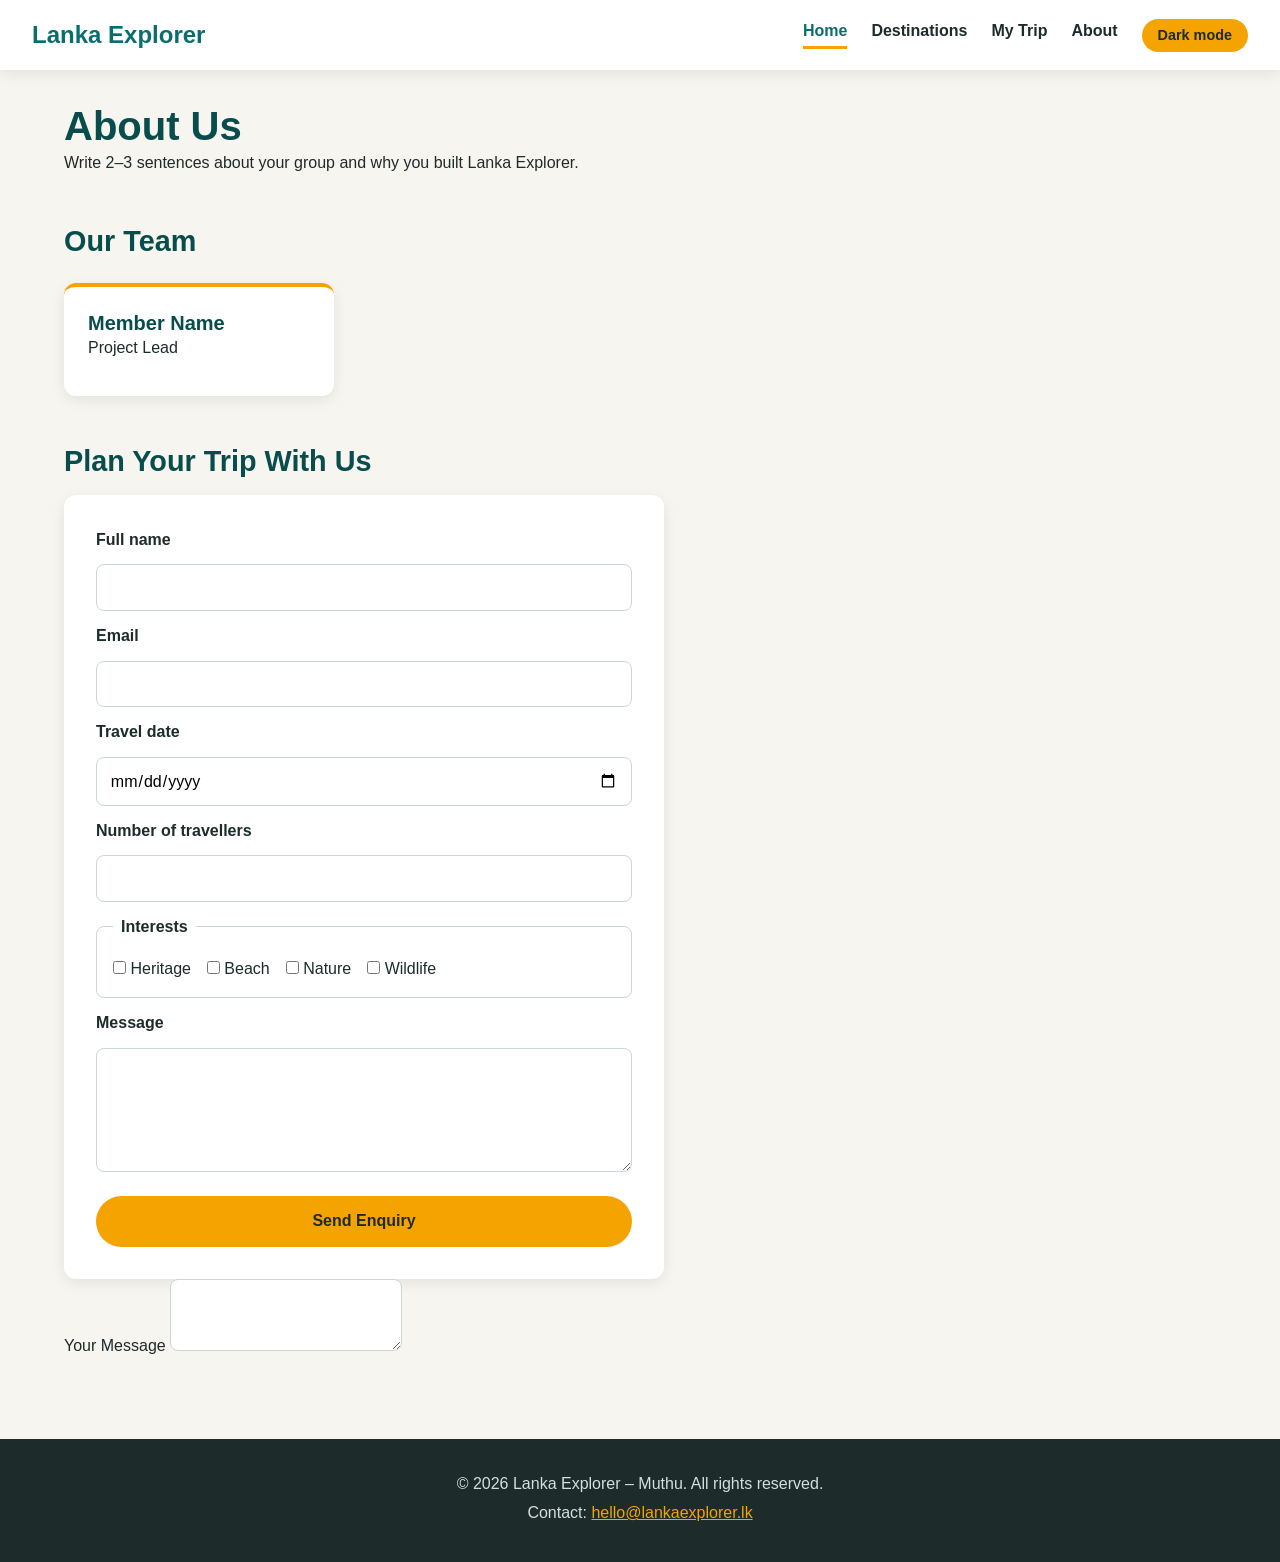
<file: about.html>
<!DOCTYPE html>
<html lang="en">
<head>
  <meta charset="UTF-8">
  <meta name="viewport" content="width=device-width, initial-scale=1.0">
  <meta name="description" content="Lanka Explorer helps travellers discover and plan trips around Sri Lanka.">
  <title>Lanka Explorer | Home</title>
  <link rel="stylesheet" href="./css/style.css">
</head>
<body>

  <header>
    <a href="index.html" class="logo">Lanka Explorer</a>
    <nav>
      <ul>
        <li><a href="index.html" class="active">Home</a></li>
        <li><a href="destinations.html">Destinations</a></li>
        <li><a href="trip.html">My Trip</a></li>
        <li><a href="about.html">About</a></li>
        <li>
    <button class="theme-toggle" type="button">
        Dark mode
    </button>
</li>
      </ul>
    </nav>
  </header>
<main>
  <section>
    <h1>About Us</h1>
    <p>Write 2–3 sentences about your group and why you built Lanka Explorer.</p>
  </section>

  <section id="team">
    <h2>Our Team</h2>
    <article>
      <h3>Member Name</h3>
      <p>Project Lead</p>
    </article>
    <!-- One article per member -->
  </section>

  <section id="enquiry">
    <h2>Plan Your Trip With Us</h2>
    <form id="enquiry-form" novalidate>
      <label for="name">Full name</label>
      <input type="text" id="name" name="name" required>

      <label for="email">Email</label>
      <input type="email" id="email" name="email" required>

      <label for="date">Travel date</label>
      <input type="date" id="date" name="date">

      <label for="people">Number of travellers</label>
      <input type="number" id="people" name="people" min="1" max="20">

      <fieldset>
        <legend>Interests</legend>
        <label><input type="checkbox" name="interest" value="Heritage"> Heritage</label>
        <label><input type="checkbox" name="interest" value="Beach"> Beach</label>
        <label><input type="checkbox" name="interest" value="Nature"> Nature</label>
        <label><input type="checkbox" name="interest" value="Wildlife"> Wildlife</label>
      </fieldset>

      <label for="message">Message</label>
      <textarea id="message" name="message" rows="4"></textarea>
       <div id="form-message" role="alert"></div>
      <button type="submit">Send Enquiry</button>
    </form>

    <label for="message">Your Message</label>

<textarea
    id="message"
    name="message"
    maxlength="500"
></textarea>
  </section>
</main>
 <footer>
    <p>&copy; 2026 Lanka Explorer – Muthu. All rights reserved.</p>
    <p>Contact: <a href="mailto:hello@lankaexplorer.lk">hello@lankaexplorer.lk</a></p>
  </footer>

  <script src="./js/app.js"></script>
</body>
</html>
</file>
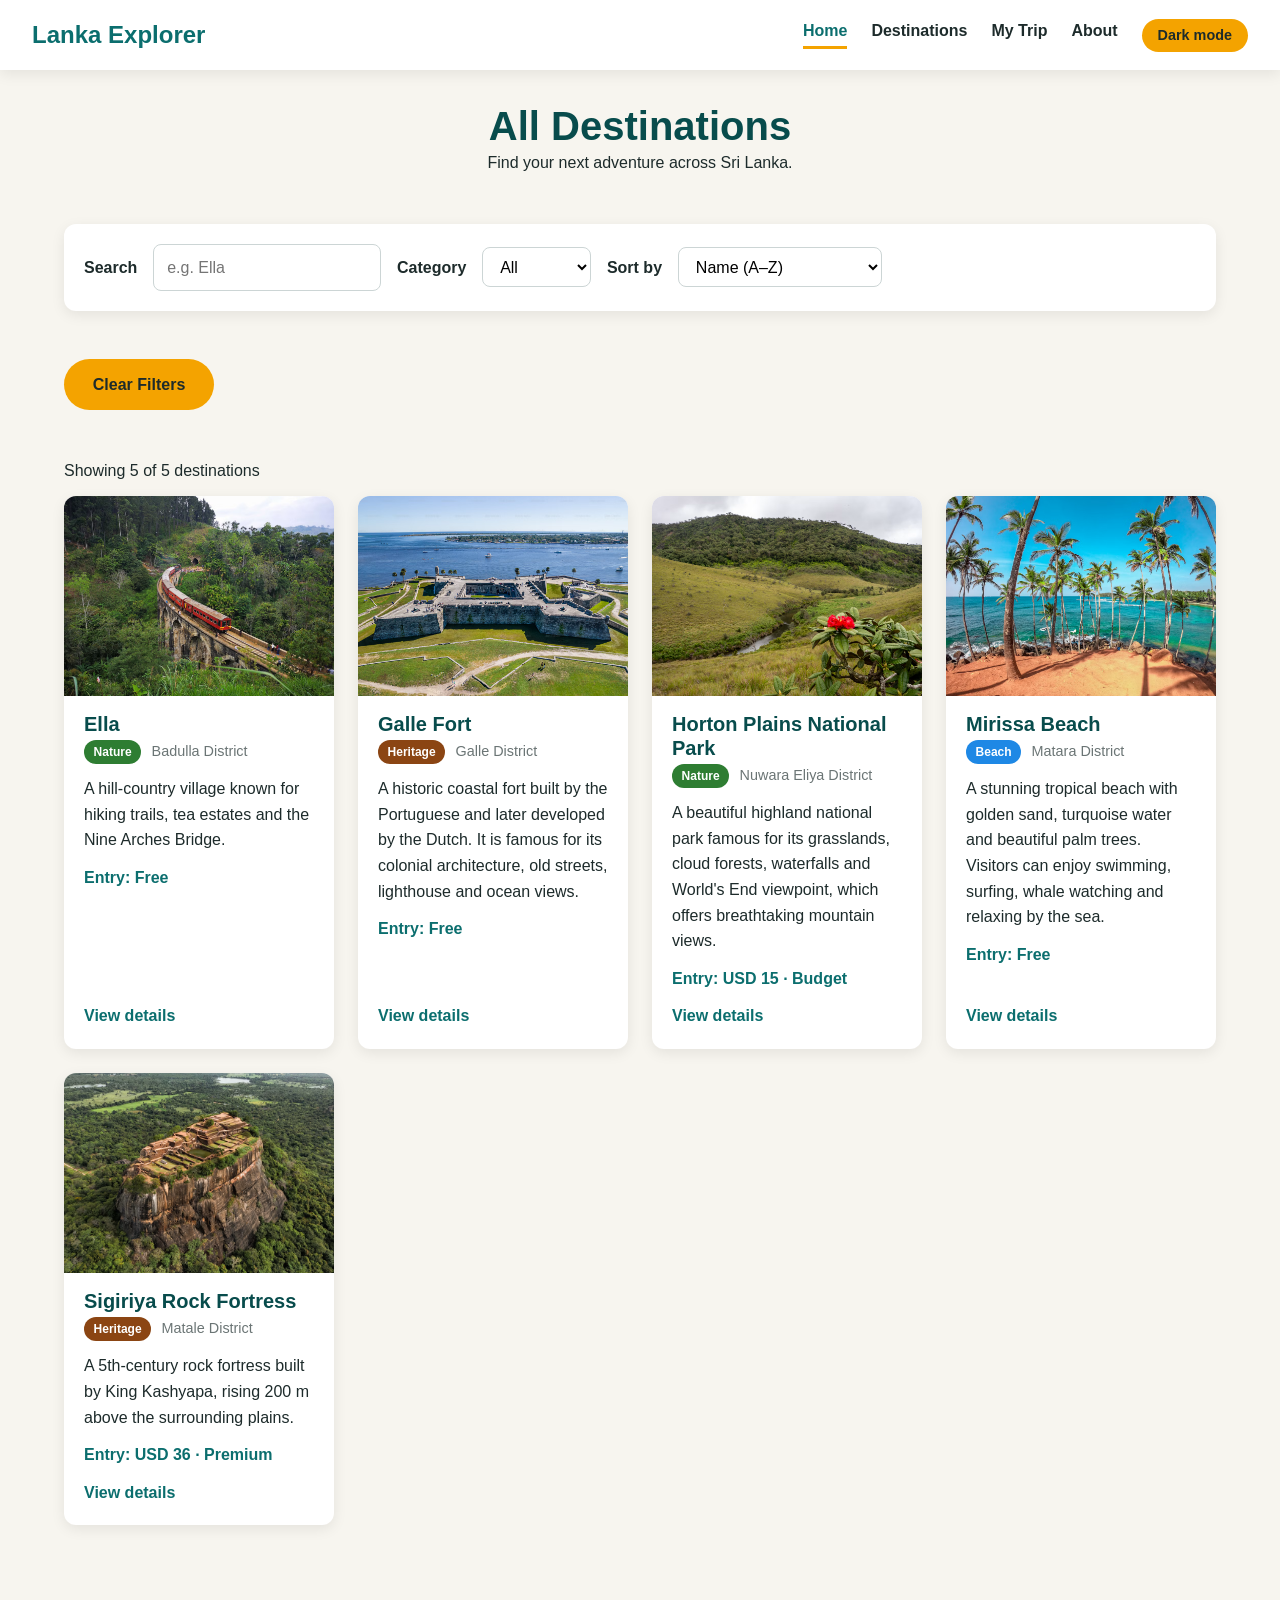
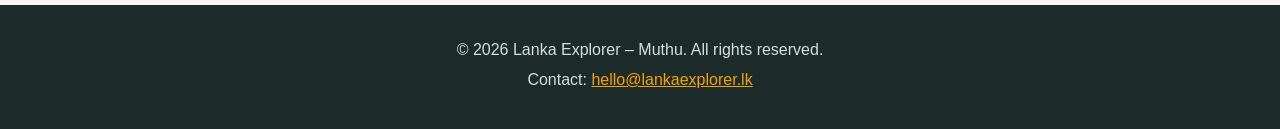
<file: destinations.html>
<!DOCTYPE html>
<html lang="en">
<head>
  <meta charset="UTF-8">
  <meta name="viewport" content="width=device-width, initial-scale=1.0">
  <meta name="description" content="Lanka Explorer helps travellers discover and plan trips around Sri Lanka.">
  <title>Lanka Explorer | Home</title>
  <link rel="stylesheet" href="css/style.css">
</head>
<body>

  <header>
    <a href="index.html" class="logo">Lanka Explorer</a>
    <nav>
      <ul>
        <li><a href="index.html" class="active">Home</a></li>
        <li><a href="destinations.html">Destinations</a></li>
        <li><a href="trip.html">My Trip</a></li>
        <li><a href="about.html">About</a></li>
        <li>
    <button class="theme-toggle" type="button">
        Dark mode
    </button>
</li>
      </ul>
    </nav>
  </header>
<main>
  <section id="page-title">
    <h1>All Destinations</h1>
    <p>Find your next adventure across Sri Lanka.</p>
  </section>

  <section id="controls">
    <label for="search">Search</label>
    <input type="search" id="search" placeholder="e.g. Ella">

    <label for="category">Category</label>
    <select id="category">
      <option value="all">All</option>
      <option value="Heritage">Heritage</option>
      <option value="Beach">Beach</option>
      <option value="Nature">Nature</option>
      <option value="Wildlife">Wildlife</option>
    </select>

    <label for="sort">Sort by</label>
    <select id="sort">
      <option value="name">Name (A–Z)</option>
      <option value="fee-low">Entry fee (low to high)</option>
      <option value="fee-high">Entry fee (high to low)</option>
    </select>
  </section>
  <section>
    <button type="button" id="clear-filters">
    Clear Filters
</button>
  </section>

  <!-- Cards will be generated by JavaScript in Week 03.
       For now, hard-code 3 sample cards so you can style them in Week 02. -->
  <!--section id="destination-list">
    <article class="card">
      <img src="images/Ella.avif" alt="Nine Arches Bridge in Ella surrounded by tea plantations">
      <h3>Ella</h3>
      <p class="meta">Badulla District · Nature</p>
      <p>Hill-country village famous for hiking trails and the Nine Arches Bridge.</p>
      <p class="fee">Entry: Free</p>
      <a href="details.html?id=2">View details</a>
    </article>
  </section-->
  <p id="result-count"></p>

<section id="destination-list">
    <p class="no-results">
        Loading destinations...
    </p>
</section>
</main>
 <footer>
    <p>&copy; 2026 Lanka Explorer – Muthu. All rights reserved.</p>
    <p>Contact: <a href="mailto:hello@lankaexplorer.lk">hello@lankaexplorer.lk</a></p>
  </footer>

  <script src="js/app.js"></script>
</body>
</html>
</file>
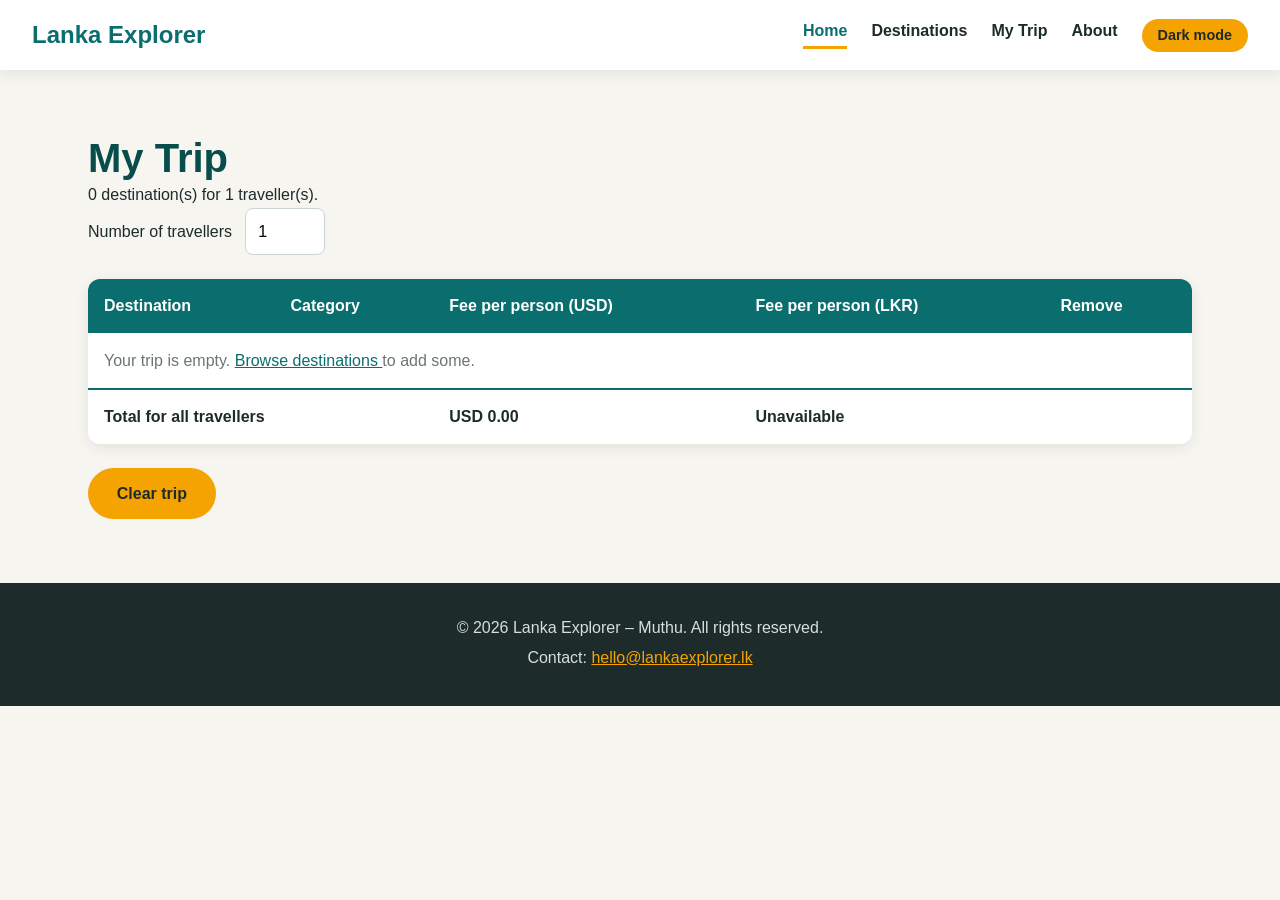
<file: trip.html>
<!DOCTYPE html>
<html lang="en">
<head>
  <meta charset="UTF-8">
  <meta name="viewport" content="width=device-width, initial-scale=1.0">
  <meta name="description" content="Lanka Explorer helps travellers discover and plan trips around Sri Lanka.">
  <title>Lanka Explorer | Home</title>
  <link rel="stylesheet" href="css/style.css">
</head>
<body>

  <header>
    <a href="index.html" class="logo">Lanka Explorer</a>
    <nav>
      <ul>
        <li><a href="index.html" class="active">Home</a></li>
        <li><a href="destinations.html">Destinations</a></li>
        <li><a href="trip.html">My Trip</a></li>
        <li><a href="about.html">About</a></li>
        <li>
    <button class="theme-toggle" type="button">
        Dark mode
    </button>
</li>
      </ul>
    </nav>
  </header>
<main>
 <main>
    <h1>My Trip</h1>

    <!-- Trip summary -->
    <div id="trip-summary"></div>

    <!-- Number of travellers -->
    <label for="travellers">Number of travellers</label>
    <input type="number" id="travellers" min="1" max="20" value="1">

    <!-- Trip table -->
    <table id="trip-table">
        <thead>
            <tr>
                <th>Destination</th>
                <th>Category</th>
                <th>Fee per person (USD)</th>
                <th>Fee per person (LKR)</th>
                <th>Remove</th>
            </tr>
        </thead>

        <tbody>
            <!-- Rows will be added by JavaScript -->
        </tbody>

        <tfoot>
            <tr>
                <td colspan="2">Total for all travellers</td>
                <td id="total-usd">USD 0</td>
                <td id="total-lkr">Rs. 0</td>
                <td></td>
            </tr>
        </tfoot>
    </table>

    <!-- Clear trip button -->
    <button id="clear-trip" type="button">Clear trip</button>
</main>
</main>

 <footer>
    <p>&copy; 2026 Lanka Explorer – Muthu. All rights reserved.</p>
    <p>Contact: <a href="mailto:hello@lankaexplorer.lk">hello@lankaexplorer.lk</a></p>
  </footer>

  <script src="js/app.js"></script>
</body>
</html>
</file>
<file: css/style.css>
/* ===== 1. THEME VARIABLES ===== */
:root {
  --primary: #0b6e6e;       /* ocean teal */
  --primary-dark: #084c4c;
  --accent: #f4a300;        /* saffron gold */
  --dark: #1d2b2b;
  --light: #f7f5ef;         /* sand */
  --white: #ffffff;
  --grey: #6b7575;
  --radius: 12px;
  --shadow: 0 4px 14px rgba(0, 0, 0, 0.08);
  --max-width: 1200px;
}

/* ===== 2. RESET ===== */
*,
*::before,
*::after {
  box-sizing: border-box;
  margin: 0;
  padding: 0;
}

/* ===== 3. BASE STYLES ===== */
html {
  scroll-behavior: smooth;
}

body {
  font-family: 'Open Sans', sans-serif;
  color: var(--dark);
  background: var(--light);
  line-height: 1.6;
}

h1, h2, h3 {
  font-family: 'Poppins', sans-serif;
  color: var(--primary-dark);
  line-height: 1.2;
}

h1 { font-size: 2.5rem; }
h2 { font-size: 1.8rem; margin-bottom: 1rem; }
h3 { font-size: 1.25rem; }

p { margin-bottom: 0.75rem; }

a { color: var(--primary); }

img {
  max-width: 100%;
  display: block;
}

main {
  max-width: var(--max-width);
  margin: 0 auto;
  padding: 2rem 1.5rem;
}

section {
  margin-bottom: 3rem;
}
/* ===== 4. HEADER & NAVIGATION ===== */
header {
  display: flex;
  justify-content: space-between;
  align-items: center;
  padding: 1rem 2rem;
  background: var(--white);
  box-shadow: var(--shadow);
  position: sticky;
  top: 0;
  z-index: 100;
}

.logo {
  font-family: 'Poppins', sans-serif;
  font-size: 1.5rem;
  font-weight: 700;
  color: var(--primary);
  text-decoration: none;
}

nav ul {
  list-style: none;
  display: flex;
  gap: 1.5rem;
}

nav a {
  color: var(--dark);
  font-weight: 600;
  text-decoration: none;
  padding: 0.4rem 0;
  border-bottom: 3px solid transparent;
}

nav a:hover,
nav a.active {
  color: var(--primary);
  border-bottom-color: var(--accent);
}

.menu-toggle {
  display: none;   /* hidden on large screens; shown in Task 6 */
}
/* ===== 5. HERO & BUTTONS ===== */
#hero {
  background:
    linear-gradient(rgba(0, 0, 0, 0.45), rgba(0, 0, 0, 0.45)),
    url('../images/sigiriya.jpg') center / cover no-repeat;
  color: var(--white);
  text-align: center;
  padding: 6rem 1.5rem;
  border-radius: var(--radius);
}

#hero h1 {
  color: var(--white);
  margin-bottom: 1rem;
}

#hero p {
  font-size: 1.2rem;
  max-width: 600px;
  margin: 0 auto 2rem;
}

.btn,
button {
  display: inline-block;
  background: var(--accent);
  color: var(--dark);
  padding: 0.8rem 1.8rem;
  border: none;
  border-radius: 50px;
  font: inherit;
  font-weight: 600;
  text-decoration: none;
  cursor: pointer;
}

/* ===== 6. WHY US ===== */
#why-us ul {
  list-style: none;
  display: grid;
  grid-template-columns: repeat(auto-fit, minmax(220px, 1fr));
  gap: 1rem;
}

#why-us li {
  background: var(--primary);
  color: var(--white);
  padding: 1.25rem;
  border-radius: var(--radius);
  font-weight: 600;
}

#why-us li::before {
  content: "\2713  ";   /* tick symbol */
  color: var(--accent);
}
/* ===== 7. CARD GRIDS ===== */
#categories,
#featured,
#destination-list,
#team {
  display: grid;
  grid-template-columns: repeat(auto-fit, minmax(250px, 1fr));
  gap: 1.5rem;
}

/* Headings inside a grid section span the full width */
#categories h2,
#featured h2,
#team h2 {
  grid-column: 1 / -1;
  margin-bottom: 0;
}

/* ===== 8. CARDS ===== */
.card,
#categories article,
#team article {
  background: var(--white);
  border-radius: var(--radius);
  box-shadow: var(--shadow);
  overflow: hidden;
}

#categories article,
#team article {
  padding: 1.5rem;
  border-top: 4px solid var(--accent);
}

.card {
  display: flex;
  flex-direction: column;
}

.card img {
  width: 100%;
  height: 200px;
  object-fit: cover;
}

.card > *:not(img) {
  padding-inline: 1.25rem;
}

.card h3 {
  padding-top: 1rem;
  margin-bottom: 0.25rem;
}

.meta {
  color: var(--grey);
  font-size: 0.9rem;
}

.fee {
  color: var(--primary);
  font-weight: 600;
}

.card a {
  margin-top: auto;          /* pushes the link to the bottom */
  padding-bottom: 1.25rem;
  font-weight: 600;
  text-decoration: none;
}
/* ===== 9. FORM FIELDS & SEARCH CONTROLS ===== */
input,
select,
textarea {
  font: inherit;
  padding: 0.6rem 0.8rem;
  border: 1px solid #ccd5d5;
  border-radius: 8px;
  background: var(--white);
}

input:focus,
select:focus,
textarea:focus {
  outline: 2px solid var(--primary);
  border-color: var(--primary);
}

#page-title {
  text-align: center;
}

#controls {
  display: flex;
  flex-wrap: wrap;
  align-items: center;
  gap: 1rem;
  background: var(--white);
  padding: 1.25rem;
  border-radius: var(--radius);
  box-shadow: var(--shadow);
}

#controls label {
  font-weight: 600;
}
/* ===== 10. DETAILS PAGE ===== */
#destination {
  background: var(--white);
  border-radius: var(--radius);
  box-shadow: var(--shadow);
  overflow: hidden;
  margin-bottom: 2rem;
}

#destination img {
  width: 100%;
  height: 400px;
  object-fit: cover;
}

#destination > *:not(img) {
  padding-inline: 2rem;
}

#destination h1 {
  padding-top: 1.5rem;
}

#destination ul {
  list-style: none;
  padding-bottom: 1.5rem;
}

#destination li {
  padding: 0.5rem 0;
  border-bottom: 1px solid #eeeeee;
}

/* Placeholders that JavaScript will fill in Week 04 */
#weather,
#map {
  background: var(--white);
  border: 2px dashed var(--primary);
  border-radius: var(--radius);
  padding: 2rem;
  text-align: center;
  color: var(--grey);
}

#map {
  height: 350px;   /* the map library needs a fixed height */
}
/* ===== 11. TRIP TABLE ===== */
#trip-table {
  width: 100%;
  border-collapse: collapse;
  background: var(--white);
  border-radius: var(--radius);
  box-shadow: var(--shadow);
  overflow: hidden;
  margin: 1.5rem 0;
}

#trip-table th,
#trip-table td {
  padding: 0.9rem 1rem;
  text-align: left;
}

#trip-table thead {
  background: var(--primary);
  color: var(--white);
}

#trip-table tbody tr:nth-child(even) {
  background: var(--light);
}

#trip-table tfoot {
  font-weight: 700;
  border-top: 2px solid var(--primary);
}
/* ===== 12. ENQUIRY FORM ===== */
#enquiry-form {
  display: grid;
  gap: 0.75rem;
  max-width: 600px;
  background: var(--white);
  padding: 2rem;
  border-radius: var(--radius);
  box-shadow: var(--shadow);
}

#enquiry-form label {
  font-weight: 600;
}

#enquiry-form fieldset {
  display: flex;
  flex-wrap: wrap;
  gap: 1rem;
  border: 1px solid #ccd5d5;
  border-radius: 8px;
  padding: 1rem;
}

#enquiry-form fieldset label {
  font-weight: 400;
}

legend {
  font-weight: 600;
  padding: 0 0.5rem;
}

/* ===== 13. FOOTER ===== */
footer {
  background: var(--dark);
  color: #d6dede;
  text-align: center;
  padding: 2rem 1rem;
}

footer p {
  margin-bottom: 0.25rem;
}

footer a {
  color: var(--accent);
}
/* ===== 14. RESPONSIVE: TABLETS & PHONES ===== */
@media (max-width: 768px) {
  header {
    flex-wrap: wrap;
    padding: 1rem;
  }

  .menu-toggle {
    display: block;
    background: none;
    color: var(--primary);
    font-size: 1.8rem;
    padding: 0.25rem 0.5rem;
  }

  .menu-toggle:hover {
    background: none;
    color: var(--primary-dark);
  }

  nav {
    display: none;
    width: 100%;
  }

  nav.open {
    display: block;
  }

  nav ul {
    flex-direction: column;
    gap: 0;
    padding-top: 1rem;
  }

  nav a {
    display: block;
    padding: 0.75rem 0;
    border-bottom: 1px solid #eeeeee;
  }

  h1 { font-size: 2rem; }
  h2 { font-size: 1.5rem; }

  #hero {
    padding: 4rem 1rem;
  }

  #destination img {
    height: 250px;
  }

  #destination > *:not(img) {
    padding-inline: 1.25rem;
  }

  #controls {
    flex-direction: column;
    align-items: stretch;
  }

  #trip-table {
    display: block;
    overflow-x: auto;   /* table scrolls sideways instead of breaking the page */
  }
}

/* ===== 15. RESPONSIVE: SMALL PHONES ===== */
@media (max-width: 480px) {
  h1 { font-size: 1.6rem; }

  main {
    padding: 1.5rem 1rem;
  }

  #trip-table th,
  #trip-table td {
    padding: 0.6rem 0.5rem;
    font-size: 0.9rem;
  }
}
/* ===== 13b. HOVER EFFECTS & TRANSITIONS ===== */
.card,
#categories article,
#team article {
  transition: transform 0.3s ease, box-shadow 0.3s ease;
}

.card:hover,
#categories article:hover,
#team article:hover {
  transform: translateY(-6px);
  box-shadow: 0 10px 24px rgba(0, 0, 0, 0.15);
}

.card img {
  transition: transform 0.4s ease;
}

.card:hover img {
  transform: scale(1.05);   /* gentle zoom; overflow: hidden keeps it inside the card */
}

.btn,
button {
  transition: background 0.3s ease, color 0.3s ease;
}

.btn:hover,
button:hover {
  background: var(--primary);
  color: var(--white);
}

nav a {
  transition: color 0.2s ease, border-color 0.2s ease;
}
/* ===== 13c. BADGES & MESSAGES ===== */

.badge {
    display: inline-block;
    padding: 0.15rem 0.6rem;
    border-radius: 50px;
    font-size: 0.75rem;
    font-weight: 600;
    color: var(--white);
    margin-right: 0.4rem;
}

.badge-heritage {
    background: #8b4513;
}

.badge-beach {
    background: #1e88e5;
}

.badge-nature {
    background: #2e7d32;
}

.badge-wildlife {
    background: #e65100;
}

.badge-other {
    background: var(--grey);
}

.no-results,
.error {
    grid-column: 1 / -1;
    text-align: center;
    padding: 2rem;
    color: var(--grey);
}

.error {
    color: #c62828;
}
/* FORM MESSAGES */

.form-error,
.form-success {
    padding: 1rem;
    border-radius: 8px;
}

.form-error {
    background: #fdecea;
    color: #c62828;
}

.form-error ul {
    padding-left: 1.25rem;
}

.form-success {
    background: #e8f5e9;
    color: #2e7d32;
}

/* ===== 13d. WEATHER ===== */

#weather {
    color: var(--dark);
    border-style: solid;
}

.weather-now .temp {
    font-family: 'Poppins', sans-serif;
    font-size: 3rem;
    font-weight: 700;
    color: var(--primary);
    margin-bottom: 0;
}

.forecast {
    display: grid;
    grid-template-columns: repeat(auto-fit, minmax(140px, 1fr));
    gap: 1rem;
    margin-top: 1.5rem;
}

.forecast-day {
    background: var(--light);
    border-radius: 8px;
    padding: 1rem;
}

.forecast-day p {
    margin-bottom: 0.25rem;
}
/* ===== 13e. MAPS ===== */

#map,
#all-map {
    padding: 0;
    border: none;
    border-radius: var(--radius);
    box-shadow: var(--shadow);
    position: relative;
    z-index: 0;
}

#map {
    height: 350px;
}

#all-map {
    height: 450px;
}

/* ===== 13f. LOADING SPINNER ===== */

.loading {

    grid-column: 1 / -1;

    display: flex;

    align-items: center;

    justify-content: center;

    gap: 0.75rem;

    padding: 1.5rem;

    color: var(--grey);
}


.spinner {

    width: 24px;

    height: 24px;

    border: 3px solid #d6e4e4;

    border-top-color: var(--primary);

    border-radius: 50%;

    animation: spin 0.8s linear infinite;
}


@keyframes spin {

    to {
        transform: rotate(360deg);
    }

}


/* ===== 13g. MY TRIP ===== */

#add-to-trip {
    margin-top: 1rem;
}

#add-to-trip.added {
    background: var(--primary);
    color: var(--white);
}


/* Remove button */

.remove-btn {
    padding: 0.3rem 0.9rem;
    font-size: 0.85rem;
    background: #fdecea;
    color: #c62828;
}

.remove-btn:hover {
    background: #c62828;
    color: #ffffff;
}

/* Travellers input */

#travellers {
    width: 5rem;
    margin-left: 0.5rem;
}
/* ===== 13h. DARK MODE ===== */

body.dark {
    --primary: #4fd1c5;
    --primary-dark: #81e6d9;
    --accent: #f6b93b;
    --dark: #e6eeee;
    --light: #121a1a;
    --white: #1c2626;
    --grey: #9fb0b0;
    --shadow: 0 4px 14px rgba(0, 0, 0, 0.5);
}

/* Places that need fixed colours in dark mode */
body.dark #hero,
body.dark #hero h1,
body.dark .badge {
    color: #ffffff;
}

body.dark footer {
    background: #0b1111;
}

body.dark .btn,
body.dark button {
    color: #1d2b2b;
}

body.dark .menu-toggle {
    color: var(--primary);
}

/* Smooth theme transition */
body {
    transition: background 0.3s ease, color 0.3s ease;
}

/* Dark mode button */
.theme-toggle {
    padding: 0.3rem 1rem;
    font-size: 0.9rem;
}
</file>
